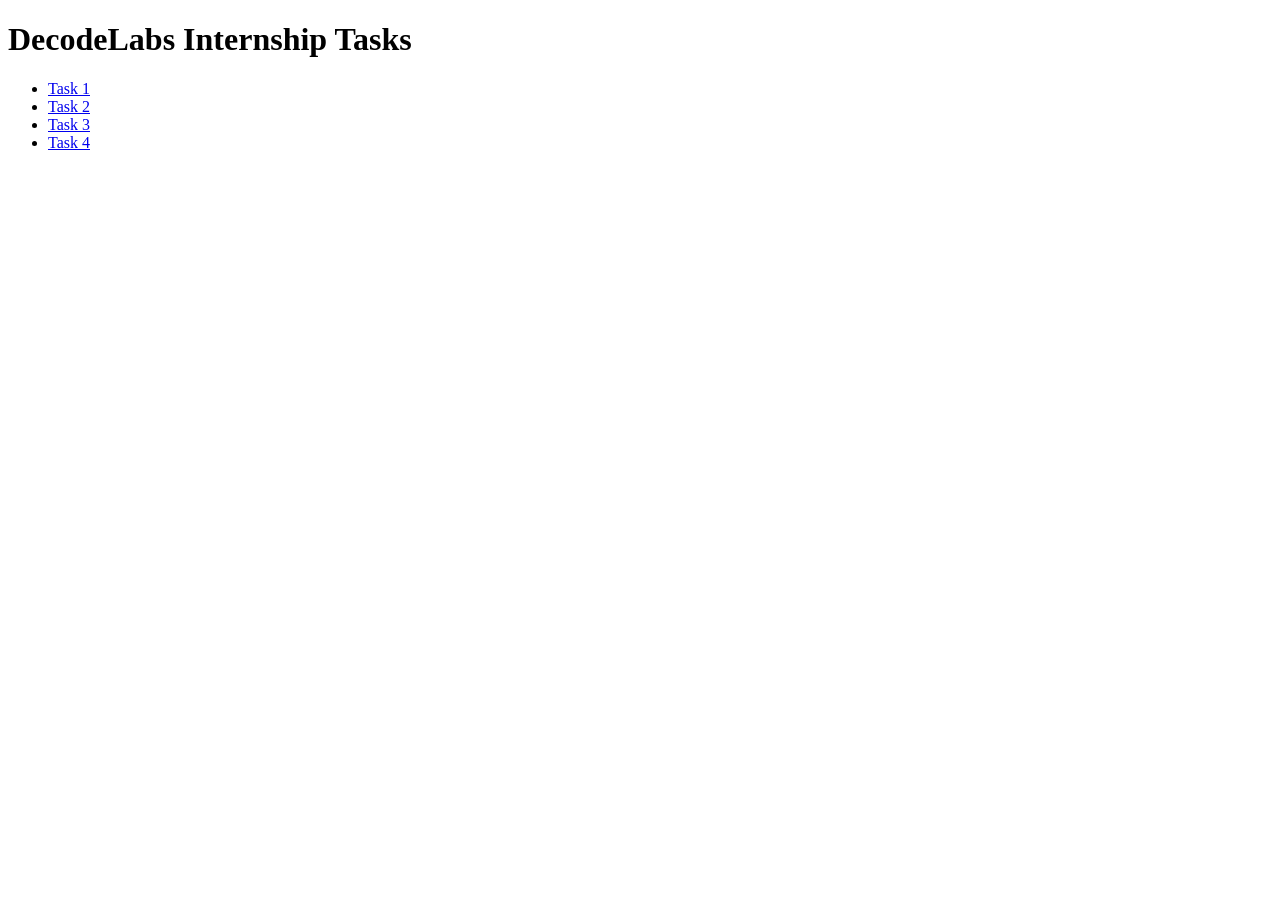
<file: index.html>
<!DOCTYPE html>
<html>
<head>
  <title>DecodeLabs Tasks</title>
</head>
<body>

<h1>DecodeLabs Internship Tasks</h1>

<ul>
  <li><a href="Task-1-Portfolio/">Task 1</a></li>
  <li><a href="Task-2-Restaurant-Website/">Task 2</a></li>
  <li><a href="Task-3-ToDo-App/">Task 3</a></li>
  <li><a href="Task-4-Form-validation/">Task 4</a></li>
</ul>

</body>
</html>
</file>
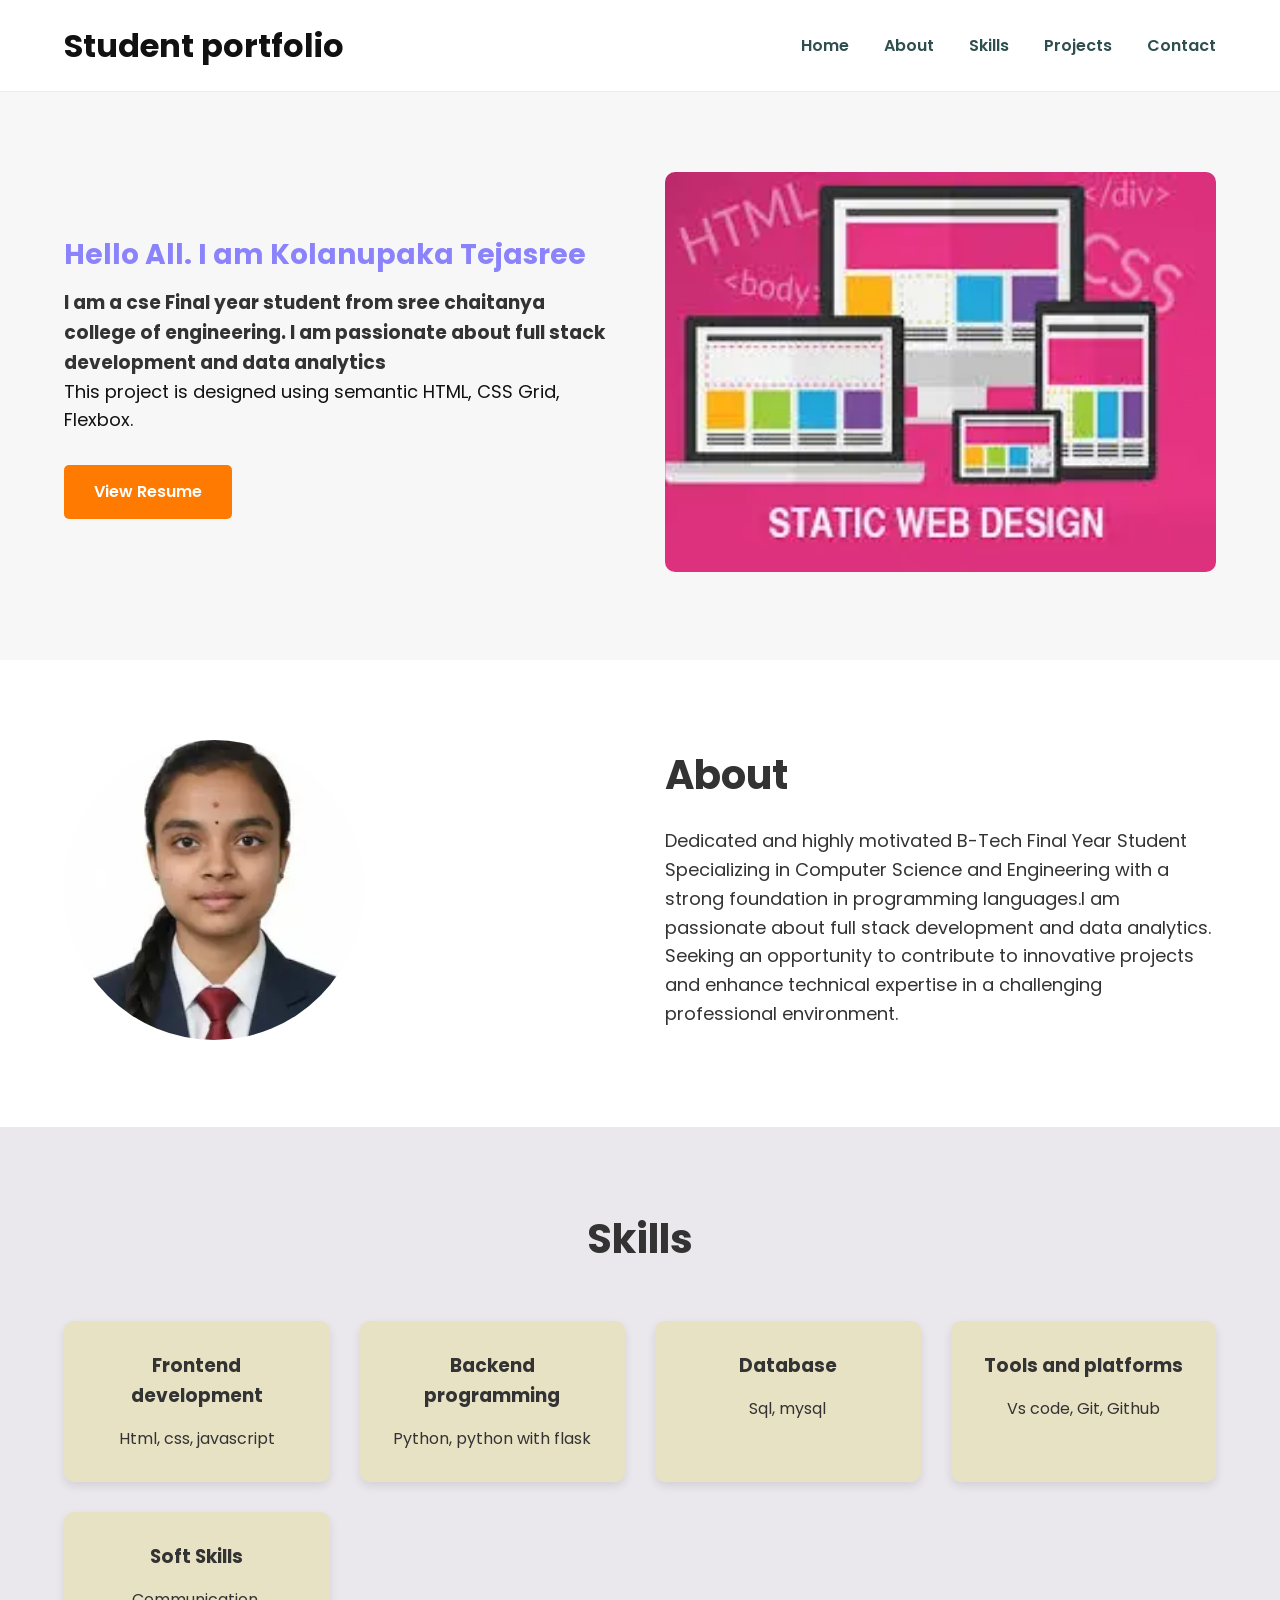
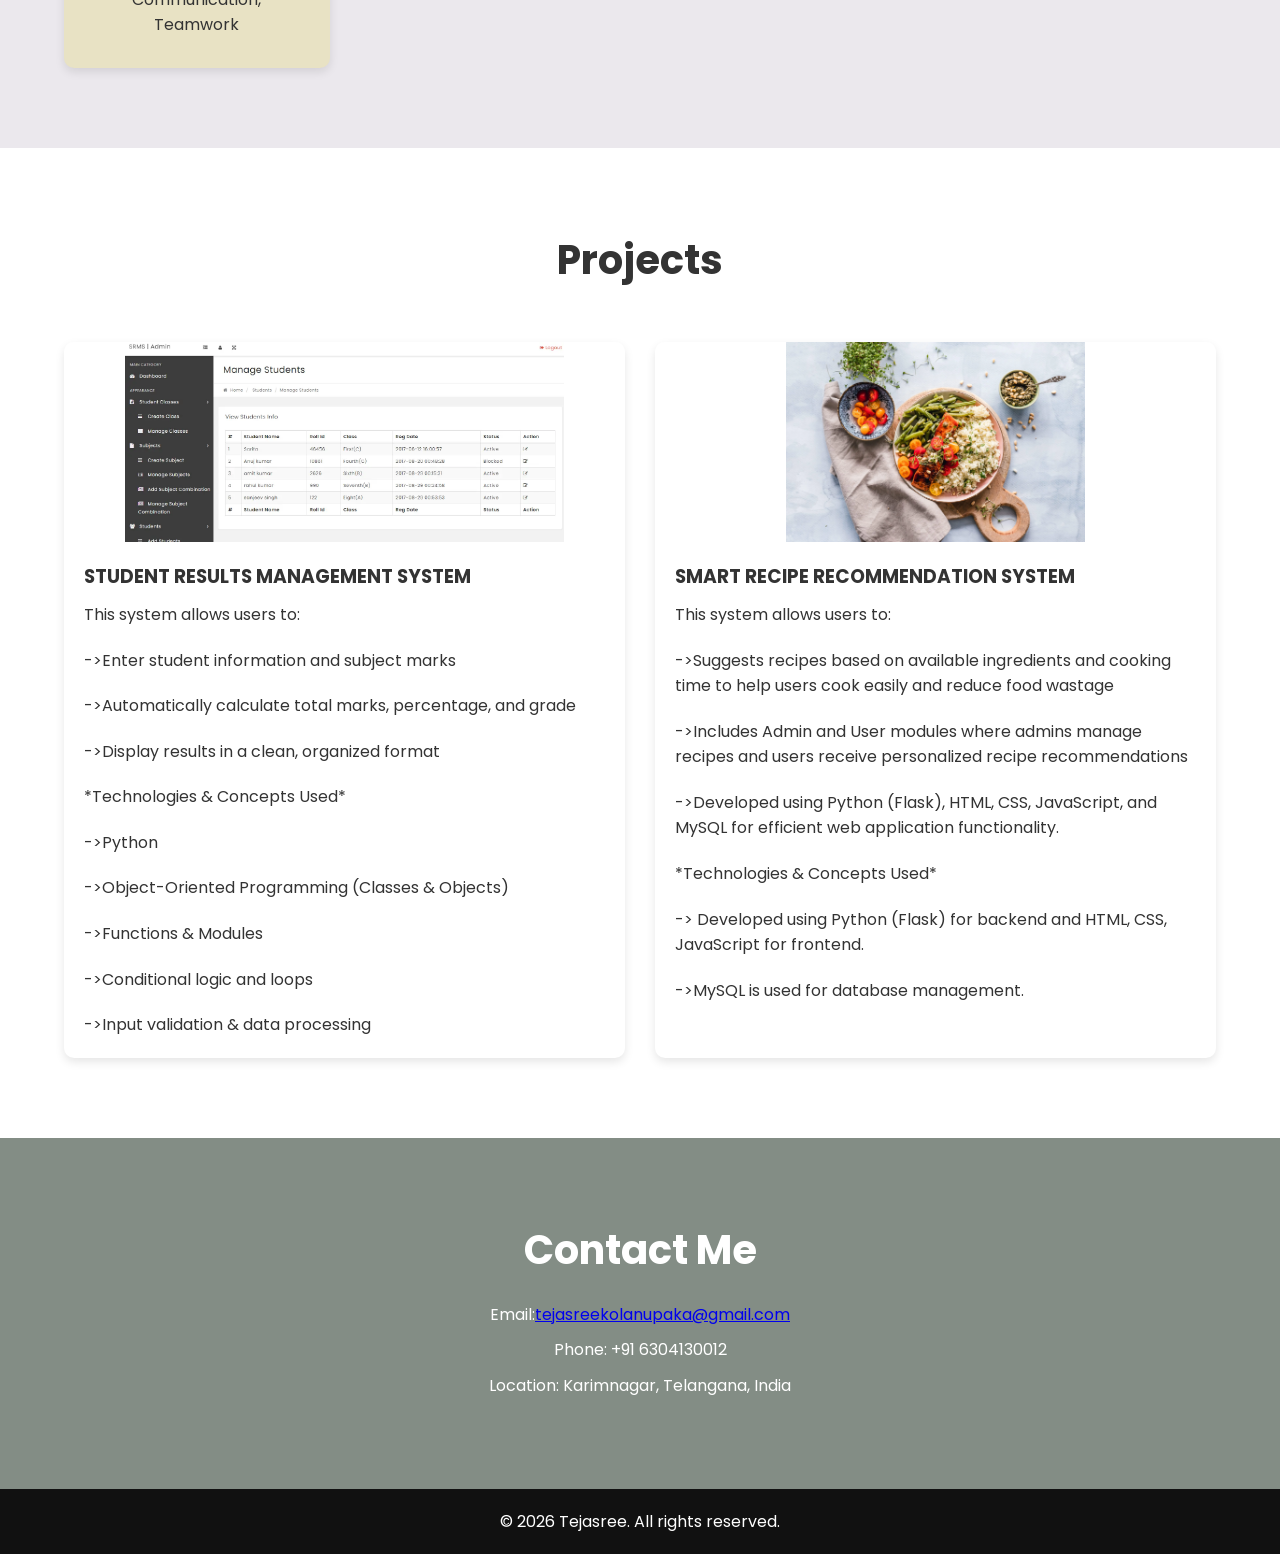
<file: Task-1-Student_Portfolio/index.html>
<!DOCTYPE html>
<html lang="en">

<head>

  <meta charset="UTF-8">
  <meta name="viewport" content="width=device-width, initial-scale=1.0">

  <title> Static Webpage</title>

  <!-- External CSS -->
  <link rel="stylesheet" href="style.css">

  <!-- Google Font -->
  <link rel="preconnect" href="https://fonts.googleapis.com">
  <link rel="preconnect" href="https://fonts.gstatic.com" crossorigin>

  <link
    href="https://fonts.googleapis.com/css2?family=Poppins:wght@300;400;500;600;700&display=swap"
    rel="stylesheet">

</head>

<body>

  <!-- HEADER -->
  <header class="header">

    <div class="container navbar">

      <h1 class="logo">Student portfolio</h1>

      <nav>

        <ul class="nav-links">

          <li><a href="#home">Home</a></li>
          <li><a href="#about">About</a></li>
          <li><a href="#skills">Skills</a></li>
          <li><a href="#projects">Projects</a></li>
          <li><a href="#contact">Contact</a></li>

        </ul>

      </nav>

    </div>

  </header>

  <!-- MAIN -->
  <main>

    <!-- HERO SECTION -->
    <section class="hero" id="home">

      <div class="container hero-container">

        <div class="hero-text">

          <h2>Hello All. I am Kolanupaka Tejasree</h2>

          <h3>I am a cse Final year student from sree chaitanya college of engineering. I am passionate about full stack development and data analytics </h3>

          <p>
            This project is designed using semantic HTML,
            CSS Grid, Flexbox.
          </p>

          <a href="Resumes/Resume.pdf" target="_blank" class="btn">
  View Resume
</a>


        </div>

        <div class="hero-image">

          <img
            src="images/static.webp"
            alt="Web Design"
            width="500"
            height="400">

        </div>

      </div>

    </section>

    <!-- ABOUT -->
    <section class="about" id="about">

      <div class="container about-container">

        <div class="about-image">

          <img
            src="images/i_50.webp"
            alt="About Image"
            width="400"
            height="500">

        </div>

        <div class="about-text">

          <h2>About</h2>

          <p>
            Dedicated and highly motivated B-Tech Final Year Student Specializing in Computer Science and
Engineering with a strong foundation in programming languages.I am passionate about full stack development and data analytics. Seeking an opportunity to
contribute to innovative projects and enhance technical expertise in a challenging professional
environment.
          </p>

        </div>

      </div>

    </section>

    <!-- SKILLS -->
    <section class="skills">

      <div class="container" id="skills">

        <h2 class="section-title">Skills</h2>

        <div class="skills-grid">

          <div class="card">

            <h3>Frontend development</h3>
            <p>Html, css, javascript</p>
            
          </div>

          <div class="card">

            <h3>Backend programming</h3>
            <p>Python, python with flask</p>

          </div>

          <div class="card">

            <h3>Database</h3>
            <p>Sql, mysql</p>

          </div>
          <div class="card">

            <h3>Tools and platforms</h3>
            <p>Vs code, Git, Github</p>

          </div>
          <div class="card">

            <h3>Soft Skills</h3>
            <p>Communication, Teamwork</p>

          </div>

        </div>

      </div>

    </section>

    <!-- PROJECTS -->
    <section class="projects" id="projects">

      <div class="container">

        <h2 class="section-title">Projects</h2>

        <div class="projects-grid">

          <div class="project-card">

            <img
              src="images/student.webp"alt="desc"width="300"
              height="200">

            <h3>STUDENT RESULTS MANAGEMENT SYSTEM</h3>

            <p>This system allows users to:</p>

<p>->Enter student information and subject marks</p>
<p>->Automatically calculate total marks, percentage, and grade</p>
<p>->Display results in a clean, organized format</p>

 <p>*Technologies & Concepts Used*</p>
<p>->Python</p>
<p>->Object-Oriented Programming (Classes & Objects)</p>
<p>->Functions & Modules</p>
<p>->Conditional logic and loops</p>
<p>->Input validation & data processing</p>

          </div>

          <div class="project-card">

            <img
              src="images/food.webp"alt="desc"width="300"
              height="200">

            <h3>SMART RECIPE RECOMMENDATION SYSTEM</h3>

            <p>
              This system allows users to:</p>

<p>->Suggests recipes based on available ingredients and cooking time to help users cook easily and reduce food wastage</p>

<p>->Includes Admin and User modules where admins manage recipes and users receive personalized recipe recommendations</p>

<p>->Developed using Python (Flask), HTML, CSS, JavaScript, and MySQL for efficient web application functionality.</p>

<p>*Technologies & Concepts Used*</p>
<p>-> Developed using Python (Flask) for backend and HTML, CSS, JavaScript for frontend.</p>
<p>->MySQL is used for database management.</p>


          </div>

        </div>

      </div>

    </section>

    <!-- CONTACT -->
    <section class="contact" id="contact">

      <div class="container">

        <h2>Contact Me</h2>

        <p>Email:<a href="mailto:tejasreekolanupaka@example.com">tejasreekolanupaka@gmail.com</a></p>

        <p>Phone: +91 6304130012</p>

        <p>Location: Karimnagar, Telangana, India</p>

      </div>

    </section>

  </main>

  <!-- FOOTER -->
  <footer class="footer">

    <div class="container">

      <p>
        © 2026 Tejasree. All rights reserved. 
      </p>

    </div>

  </footer>

</body>

</html>
</file>
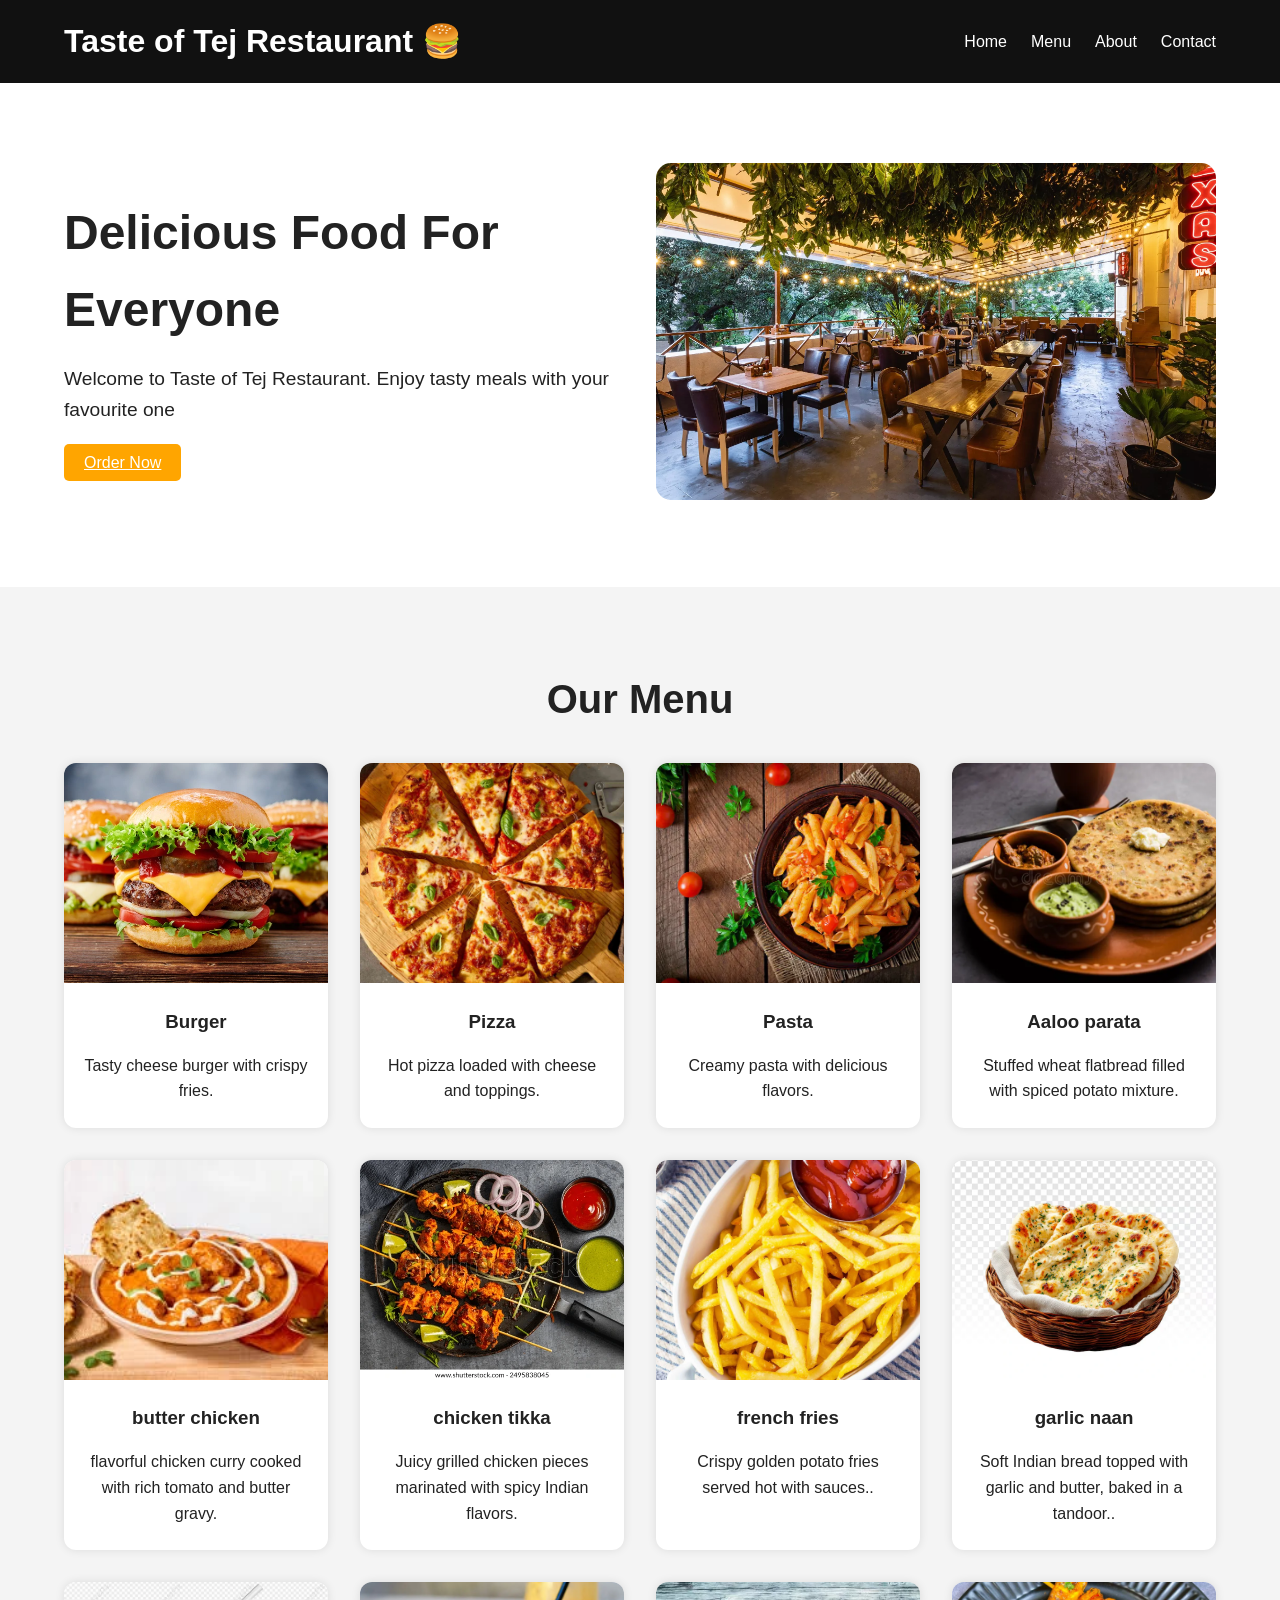
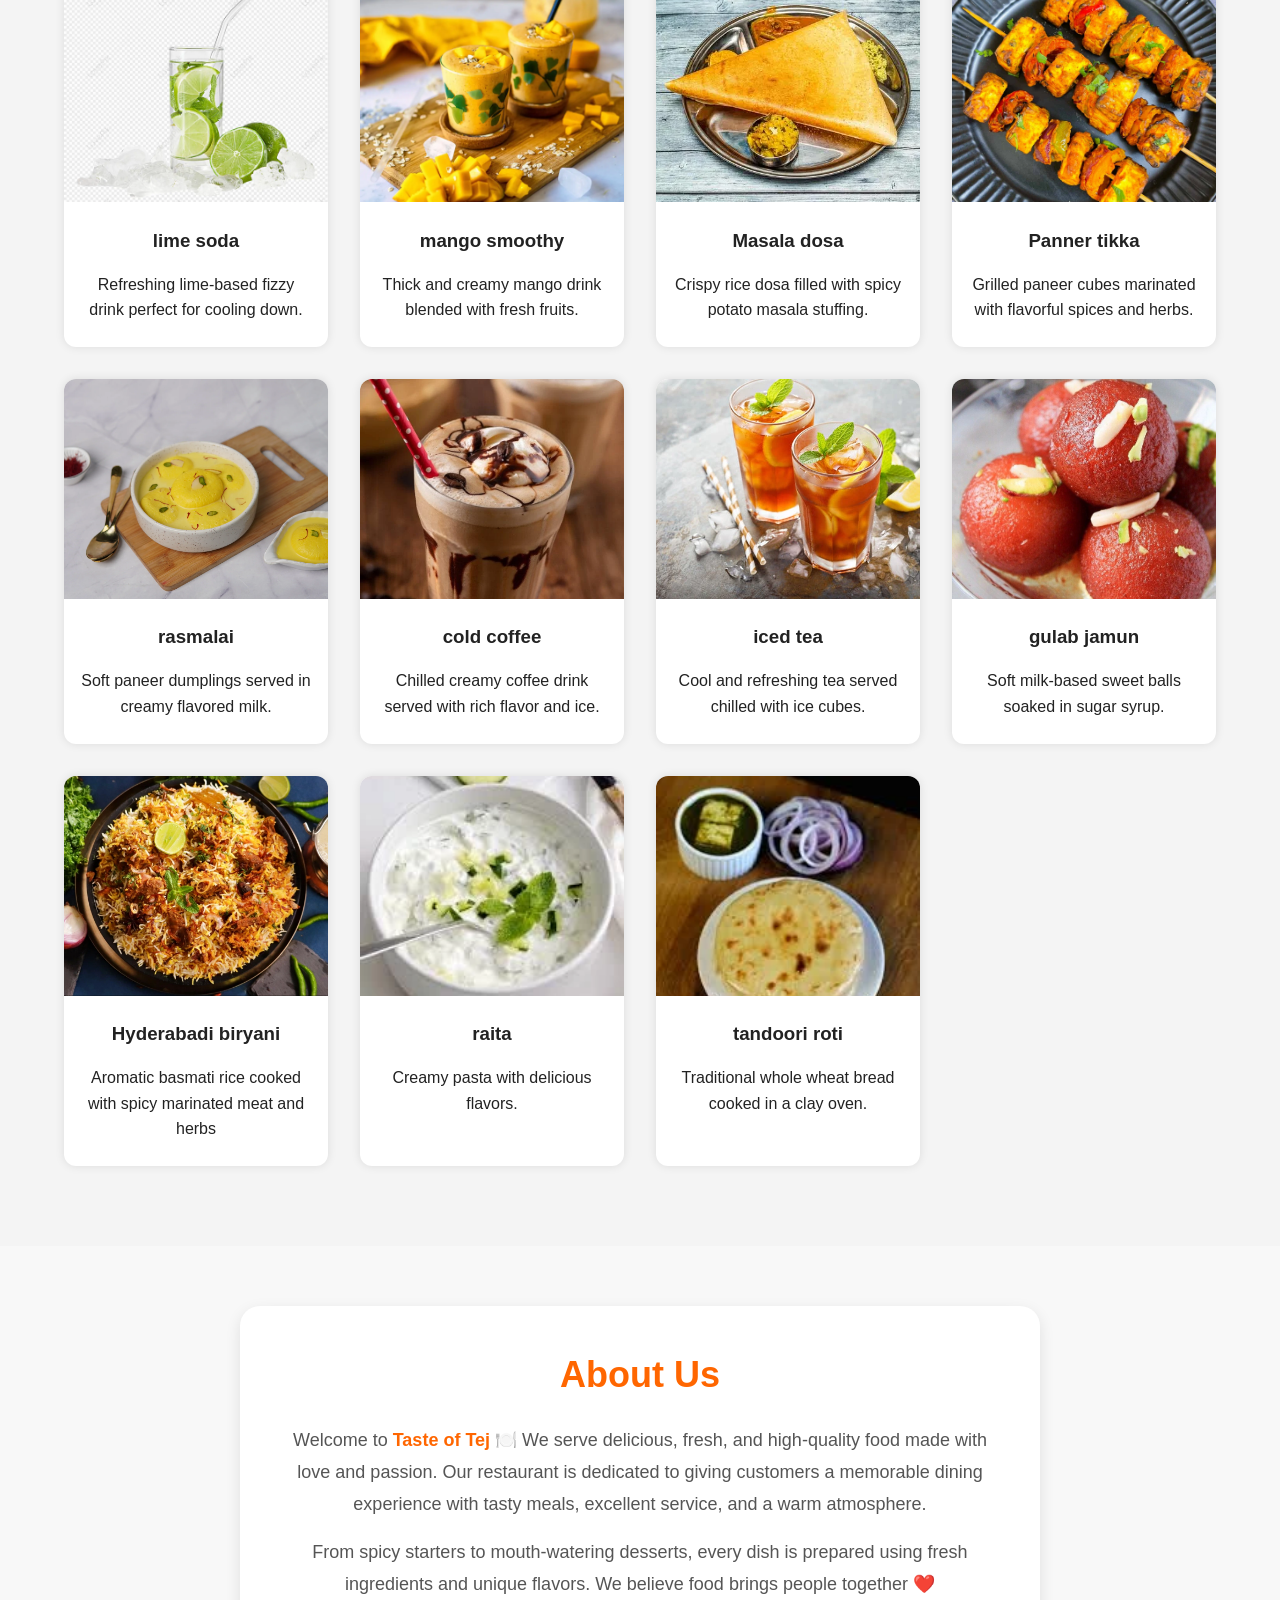
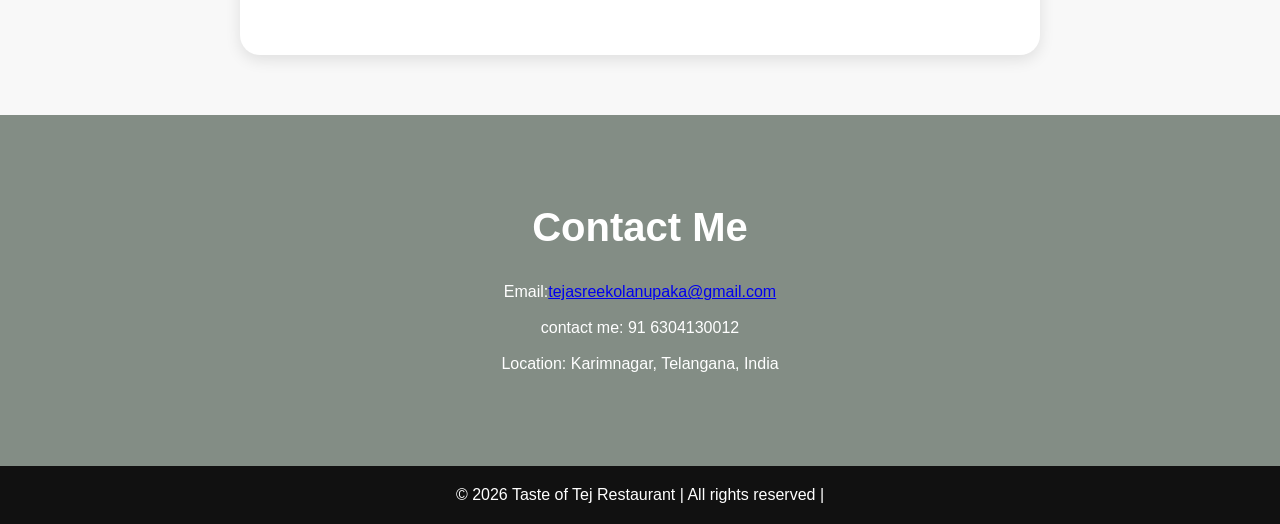
<file: Task-2-Restaurant_Website/index.html>
<!DOCTYPE html>
<html lang="en">

<head>

    <meta charset="UTF-8">

    <!-- Responsive Meta Tag -->
    <meta name="viewport" content="width=device-width, initial-scale=1.0">

    <title>Responsive Restaurant Website</title>

    <link rel="stylesheet" href="style.css">

</head>

<body>

    <!-- Navbar -->

    <header class="navbar">

        <div class="logo">
            Taste of Tej Restaurant 🍔
        </div>

        <nav>

            <ul class="nav-links">

                <li><a href="#home">Home</a></li>

                <li><a href="#menu">Menu</a></li>

                <li><a href="#about">About</a></li>

                <li><a href="#contact">Contact</a></li>

            </ul>

        </nav>

    </header>

    <!-- Hero Section -->

    <section class="hero" id="home">

        <div class="hero-text">

            <h1>Delicious Food For Everyone</h1>

            <p>
                Welcome to Taste of Tej Restaurant.
                Enjoy tasty meals with your favourite one
            </p>

            <a href="#menu" class="btn">Order Now</a>

        </div>

        <div class="hero-image">

            <img src="images/rest.webp" alt="Food Image">

        </div>

    </section>

    <!-- Menu Section -->

    <section class="menu" id="menu">

        <h2>Our Menu</h2>

        <div class="menu-grid">

            <div class="card">

                <img src="images/burger.webp" alt="Burger">

                <h3>Burger</h3>

                <p>Tasty cheese burger with crispy fries.</p>

            </div>

            <div class="card">

                <img src="images/pizza.webp" alt="Pizza">

                <h3>Pizza</h3>

                <p>Hot pizza loaded with cheese and toppings.</p>

            </div>

            <div class="card">

                <img src="images/pasta.webp" alt="Pasta">

                <h3>Pasta</h3>

                <p>Creamy pasta with delicious flavors.</p>

            </div>

            <div class="card">

                <img src="images/aaloo-parata.webp" alt="Pasta">

                <h3>Aaloo parata</h3>

                <p>Stuffed wheat flatbread filled with spiced potato mixture.</p>

            </div>

            <div class="card">

                <img src="images/butter-chicken.webp" alt="Pasta">

                <h3>butter chicken</h3>

                <p>flavorful chicken curry cooked with rich tomato and butter gravy.</p>

            </div>

            <div class="card">

                <img src="images/chicken-tikka.webp" alt="Pasta">

                <h3>chicken tikka</h3>

                <p>Juicy grilled chicken pieces marinated with spicy Indian flavors.</p>

            </div>

            <div class="card">

                <img src="images/french-fries.webp" alt="Pasta">

                <h3>french fries</h3>

                <p>Crispy golden potato fries served hot with sauces..</p>

            </div>

            <div class="card">

                <img src="images/garlic-naan.webp" alt="Pasta">

                <h3>garlic naan</h3>

                <p>Soft Indian bread topped with garlic and butter, baked in a tandoor..</p>

            </div>
            <div class="card">

                <img src="images/lime-soda.webp" alt="Pasta">

                <h3>lime soda</h3>

                <p>Refreshing lime-based fizzy drink perfect for cooling down.</p>

            </div>
            <div class="card">

                <img src="images/mango-smoothy.webp" alt="Pasta">

                <h3>mango smoothy</h3>

                <p>Thick and creamy mango drink blended with fresh fruits.</p>

            </div>

            <div class="card">

                <img src="images/masala-dosa.webp" alt="Pasta">

                <h3>Masala dosa</h3>

                <p>Crispy rice dosa filled with spicy potato masala stuffing.</p>

            </div>

            <div class="card">

                <img src="images/panner-tikka.webp" alt="Pasta">

                <h3>Panner tikka</h3>

                <p>Grilled paneer cubes marinated with flavorful spices and herbs.</p>

            </div>

            <div class="card">

                <img src="images/rasmalai.webp" alt="Pasta">

                <h3>rasmalai</h3>

                <p>Soft paneer dumplings served in creamy flavored milk.</p>

            </div>

             <div class="card">

                <img src="images/cold-coffee.webp" alt="Pasta">

                <h3>cold coffee</h3>

                <p>Chilled creamy coffee drink served with rich flavor and ice.</p>

            </div>

             <div class="card">

                <img src="images/iced-tea.webp" alt="Pasta">

                <h3>iced tea</h3>

                <p>Cool and refreshing tea served chilled with ice cubes.</p>

            </div>

             <div class="card">

                <img src="images/gulab-jamun.webp" alt="Pasta">

                <h3>gulab jamun</h3>

                <p>Soft milk-based sweet balls soaked in sugar syrup.</p>

            </div>

             <div class="card">

                <img src="images/hyderabadi-biryani.webp" alt="Pasta">

                <h3>Hyderabadi biryani</h3>

                <p>Aromatic basmati rice cooked with spicy marinated meat and herbs</p>

            </div>

             <div class="card">

                <img src="images/raita.webp" alt="Pasta">

                <h3>raita</h3>

                <p>Creamy pasta with delicious flavors.</p>

            </div>

             <div class="card">

                <img src="images/tandoori-roti.webp" alt="Pasta">

                <h3>tandoori roti</h3>

                <p>Traditional whole wheat bread cooked in a clay oven.</p>

            </div>

        </div>

    </section>

    <!-- About Section -->

    <section class="about" id="about">
    <div class="about-container">
        <h2>About Us</h2>

        <p>
            Welcome to <span>Taste of Tej</span> 🍽️  
            We serve delicious, fresh, and high-quality food made with love and passion.  
            Our restaurant is dedicated to giving customers a memorable dining experience 
            with tasty meals, excellent service, and a warm atmosphere.
        </p>

        <p>
            From spicy starters to mouth-watering desserts, every dish is prepared 
            using fresh ingredients and unique flavors. We believe food brings people together ❤️
        </p>
    </div>
</section>

    <!-- Contact Section -->
     <section class="contact" id="contact">
      <h2>Contact Me</h2>

      <p>Email:<a href="mailto: tejasreekolanupaka@gmail.com">tejasreekolanupaka@gmail.com</a></p>
      <p>contact me: 91 6304130012</p>
      <p>Location: Karimnagar, Telangana, India</p>
     </section>

    <!-- Footer -->

    <footer>

        <p>© 2026 Taste of Tej Restaurant | All rights reserved |</p>

    </footer>

</body>

</html>
</file>
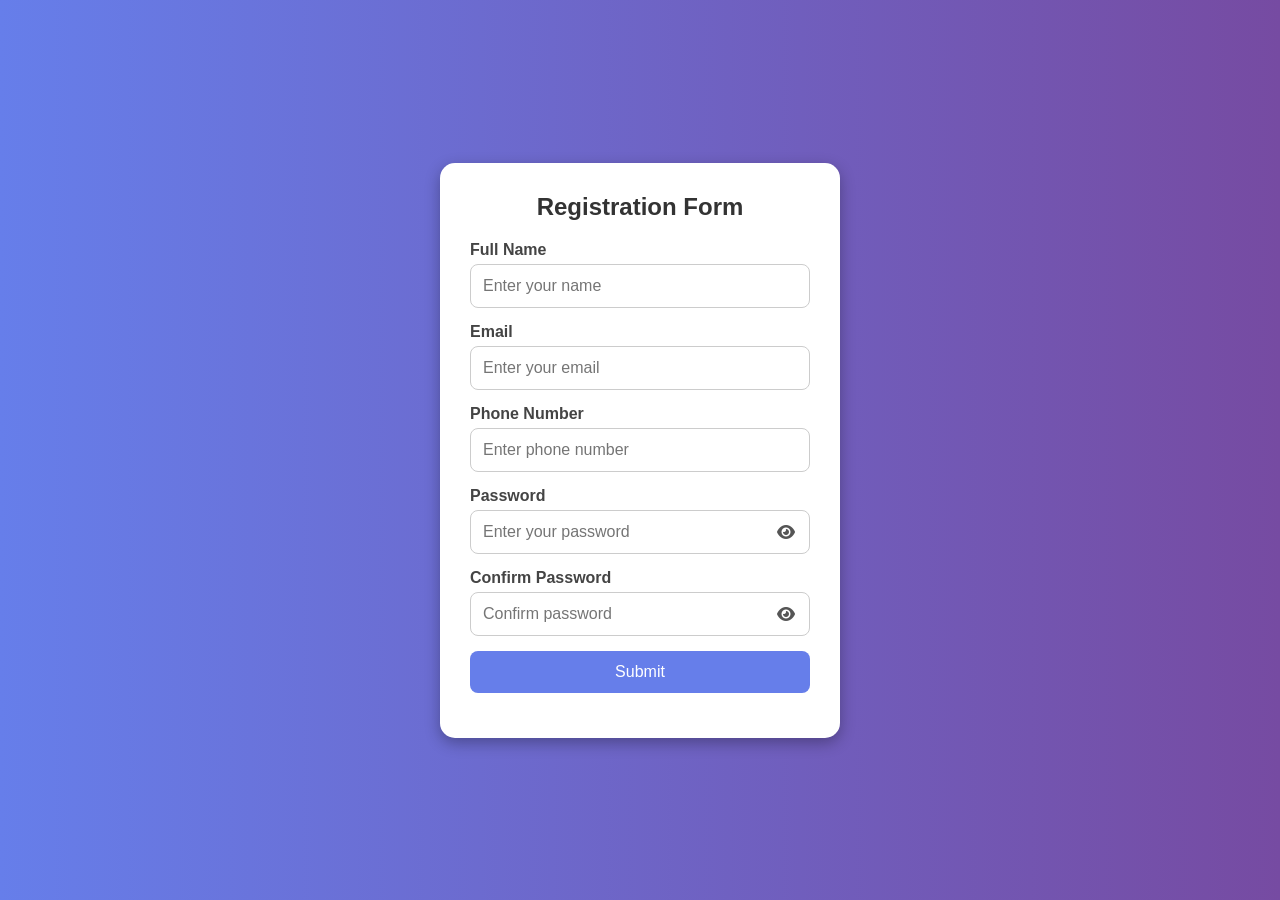
<file: Task-4-Form_validation/index.html>
<!DOCTYPE html>
<html lang="en">

<head>

  <meta charset="UTF-8">

  <meta
    name="viewport"
    content="width=device-width, initial-scale=1.0"
  >

  <title>Form Validation Project</title>

  <!-- CSS FILE -->

  <link rel="stylesheet" href="style.css">

  <!-- FONT AWESOME -->

  <link
    rel="stylesheet"
    href="https://cdnjs.cloudflare.com/ajax/libs/font-awesome/6.4.2/css/all.min.css"
  >

</head>

<body>

  <div class="container">

    <h2>Registration Form</h2>

    <form id="myForm">

      <!-- FULL NAME -->

      <div class="input-group">

        <label>Full Name</label>

        <input
          type="text"
          id="name"
          placeholder="Enter your name"
        >

        <div class="error" id="nameError"></div>

      </div>

      <!-- EMAIL -->

      <div class="input-group">

        <label>Email</label>

        <input
          type="email"
          id="email"
          placeholder="Enter your email"
        >

        <div class="error" id="emailError"></div>

      </div>

      <!-- PHONE -->

      <div class="input-group">

        <label>Phone Number</label>

        <input
          type="text"
          id="phone"
          placeholder="Enter phone number"
        >

        <div class="error" id="phoneError"></div>

      </div>

      <!-- PASSWORD -->

      <div class="input-group">

        <label>Password</label>

        <div class="password-box">

          <input
            type="password"
            id="password"
            placeholder="Enter your password"
          >

          <i
            class="fa-solid fa-eye"
            id="togglePassword"
          ></i>

        </div>

        <div class="error" id="passwordError"></div>

      </div>

      <!-- CONFIRM PASSWORD -->

      <div class="input-group">

        <label>Confirm Password</label>

        <div class="password-box">

          <input
            type="password"
            id="confirmPassword"
            placeholder="Confirm password"
          >

          <i
            class="fa-solid fa-eye"
            id="toggleConfirmPassword"
          ></i>

        </div>

        <div class="error" id="confirmError"></div>

      </div>

      <!-- BUTTON -->

      <button type="submit">Submit</button>

      <!-- SUCCESS MESSAGE -->

      <div class="success" id="successMessage"></div>

    </form>

  </div>

  <!-- JS FILE -->

  <script src="script.js"></script>

</body>
</html>
</file>
<file: Task-1-Student_Portfolio/style.css>
*{
    margin:0;
    padding:0;
    box-sizing:border-box;
}

/* BODY */

body{
    font-family:'Poppins', sans-serif;
    line-height:1.6;
    color:#333;
    background:#ffffff0c;
}

/* CONTAINER */

.container{
    width:90%;
    max-width:1200px;
    margin:auto;
}

/* HEADER */

.header{
    background:#ffffff;
    padding:20px 0;
    border-bottom:1px solid #eee;
}

/* NAVBAR */

.navbar{
    display:flex;
    justify-content:space-between;
    align-items:center;
}

/* LOGO */

.logo{
    font-size:32px;
    font-weight:700;
    color:#111;
}

/* NAV LINKS */

.nav-links{
    list-style:none;
    display:flex;
    gap:35px;
}

.nav-links a{
    text-decoration:none;
    color:#2f4f4f;
    font-weight:600;
    transition:0.3s;
}

.nav-links a:hover{
    color:#00ff95;
}

/* HERO SECTION */

.hero{
    padding:80px 0;
    background:#f7f7f7;
}

/* GRID FOR MACRO LAYOUT */

.hero-container{
    display:grid;
    grid-template-columns:repeat(2,1fr);
    gap:50px;
    align-items:center;
}

/* HERO TEXT */

.hero-text h2{
    font-size:28px;
    margin-bottom:10px;
    color:#1100ff78;
}

.hero-text h1{
    font-size:55px;
    margin-bottom:20px;
    color:#111;
}

.hero-text p{
    font-size:18px;
    margin-bottom:30px;
    color:#111;
}

/* BUTTON */

.btn{
    display:inline-block;
    padding:14px 30px;
    background:#ff7a00;
    color:white;
    text-decoration:none;
    border-radius:5px;
    font-weight:600;
    transition:0.3s;
}

.btn:hover{
    background:#e06700;
}

/* HERO IMAGE */

.hero-image img{
    width:100%;
    border-radius:10px;
    object-fit:cover;
}

/* ABOUT SECTION */

.about{
    padding:80px 0;
}

/* GRID */

.about-container{
    display:grid;
    grid-template-columns:repeat(2,1fr);
    gap:50px;
    align-items:center;
}

.about-image img{
    width:300px;
    height:300px;
    border-radius:50%;
    object-fit:cover;
}

.about-text h2{
    font-size:40px;
    margin-bottom:20px;
}

.about-text p{
    margin-bottom:15px;
    font-size:18px;
}

/* SECTION TITLES */

.section-title{
    text-align:center;
    font-size:40px;
    margin-bottom:50px;
}

/* SKILLS */

.skills{
    padding:80px 0;
    background:#ebe8ed;
}

/* GRID */

.skills-grid{
    display:grid;
    grid-template-columns:repeat(auto-fit,minmax(250px,1fr));
    gap:30px;
}

/* CARD */

.card{
    background:rgb(232, 226, 196);
    padding:30px;
    border-radius:10px;
    text-align:center;
    box-shadow:0 4px 10px rgba(0,0,0,0.1);
}


.card li{

  margin-bottom:8px;
}

.card h3{
    margin-bottom:15px;
}

/* PROJECTS */

.projects{
    padding:80px 0;
}

/* GRID */

.projects-grid{
    display:grid;
    grid-template-columns:repeat(auto-fit,minmax(280px,1fr));
    gap:30px;
}

/* PROJECT CARD */

.project-card{
    background:white;
    border-radius:10px;
    overflow:hidden;
    box-shadow:0 4px 10px rgba(0,0,0,0.1);
}

.project-card img{
    width:100%;
    max-height:220px;
    object-fit:contain;
    display:block;
    margin:auto;
    background:white;
}

.project-card h3{
    padding:20px 20px 10px;
}

.project-card p{
    padding:0 20px 20px;
}

/* CONTACT */

.contact{
    background:oklch(63.276% 0.01654 151.824);
    color:hsl(0, 0%, 100%);
    text-align:center;
    padding:80px 0;
}

.contact h2{
    margin-bottom:20px;
    font-size:40px;
}

.contact p{
    margin:10px 0;
    color:hsl(270, 100%, 100%);
}

/* FOOTER */

.footer{
    background:#111;
    color:white;
    text-align:center;
    padding:20px 0;
}

/* RESPONSIVE */

@media(max-width:768px){

    .navbar{
        flex-direction:column;
        gap:20px;
    }

    .nav-links{
        flex-wrap:wrap;
        justify-content:center;
    }

    .hero-container,
    .about-container{
        grid-template-columns:1fr;
        text-align:center;
    }

    .hero-text h1{
        font-size:40px;
    }

    .section-title{
        font-size:32px;
    }
}
</file>
<file: Task-2-Restaurant_Website/style.css>
*{
    margin:0;
    padding:0;
    box-sizing:border-box;
}

/* Body */

body{

    font-family:Arial, sans-serif;

    background:#f4f4f4;

    color:#222;

    line-height:1.6;
}

/* Navbar */

.navbar{

    display:flex;

    justify-content:space-between;

    align-items:center;

    padding:1rem 5%;

    background:#111;
}

.logo{

    color:white;

    font-size:2rem;

    font-weight:bold;
}

.nav-links{

    display:flex;

    list-style:none;

    gap:1.5rem;
}

.nav-links a{

    text-decoration:none;

    color:white;

    font-size:1rem;
}

/* Hero Section */

.hero{

    display:flex;

    justify-content:space-between;

    align-items:center;

    gap:2rem;

    padding:5rem 5%;

    background:white;
}

.hero-text{

    flex:1;
}

.hero-text h1{

    font-size:3rem;

    margin-bottom:1rem;
}

.hero-text p{

    font-size:1.2rem;

    margin-bottom:1.5rem;
}

.btn{

    padding:10px 20px;

    background:orange;

    color:white;

    border:none;

    border-radius:5px;

    cursor:pointer;
}


/* Hero Image */

.hero-image{

    flex:1;
}

.hero-image img{

    max-width:100%;

    height:auto;

    border-radius:15px;
}

/* Menu Section */

.menu{

    padding:5rem 5%;
}

.menu h2{

    text-align:center;

    margin-bottom:2rem;

    font-size:2.5rem;
}

/* CSS Grid */

.menu-grid{

    display:grid;

    grid-template-columns:
    repeat(auto-fit,minmax(250px,1fr));

    gap:2rem;
}

/* Cards */

.card{

    background:white;

    border-radius:12px;

    overflow:hidden;

    text-align:center;

    box-shadow:0 0 10px rgba(0,0,0,0.1);

    transition:0.3s;
}

.card:hover{

    transform:translateY(-5px);
}

.card img{

    width:100%;

    height:220px;

    object-fit:cover;
}

.card h3{

    margin:1rem 0;
}

.card p{

    padding:0 1rem 1.5rem;
}

/* About Section */

/* ABOUT SECTION */

#about{
    padding: 60px 20px;
    background: #f8f8f8;
    display: flex;
    justify-content: center;
}

.about-container{
    max-width: 800px;
    background: white;
    padding: 40px;
    border-radius: 20px;
    box-shadow: 0 5px 15px rgba(0,0,0,0.1);
    text-align: center;
}

.about-container h2{
    font-size: 36px;
    color: #ff6600;
    margin-bottom: 20px;
}

.about-container p{
    font-size: 18px;
    color: #555;
    line-height: 1.8;
    margin-bottom: 15px;
}

.about-container span{
    color: #ff6600;
    font-weight: bold;
}
.contact{
    background:oklch(63.276% 0.01654 151.824);
    color:hsl(0, 0%, 100%);
    text-align:center;
    padding:80px 0;
}

.contact h2{
    margin-bottom:20px;
    font-size:40px;
}

.contact p{
    margin:10px 0;
    color:hsl(270, 100%, 100%);
}

/* Footer */

footer{

    background:#111;

    color:white;

    text-align:center;

    padding:1rem;
}

/* Responsive Design */

@media(max-width:768px){

    .hero{

        flex-direction:column;

        text-align:center;
    }

    .navbar{

        flex-direction:column;

        gap:1rem;
    }

    .nav-links{

        flex-direction:column;

        align-items:center;
    }

    .hero-text h1{

        font-size:2rem;
    }

}
</file>
<file: Task-4-Form_validation/style.css>
*{
  margin:0;
  padding:0;
  box-sizing:border-box;
  font-family:Arial, Helvetica, sans-serif;
}

body{
  height:100vh;
  display:flex;
  justify-content:center;
  align-items:center;
  background:linear-gradient(to right,#667eea,#764ba2);
}

.container{
  width:400px;
  background:white;
  padding:30px;
  border-radius:15px;
  box-shadow:0 5px 15px rgba(0,0,0,0.3);
}

h2{
  text-align:center;
  margin-bottom:20px;
  color:#333;
}

.input-group{
  margin-bottom:15px;
}

label{
  display:block;
  margin-bottom:5px;
  font-weight:bold;
  color:#444;
}

input{
  width:100%;
  padding:12px;
  border:1px solid #ccc;
  border-radius:8px;
  font-size:16px;
}

input:focus{
  outline:none;
  border-color:#667eea;
}

.password-box{
  position:relative;
}

.password-box input{
  padding-right:45px;
}

.password-box i{
  position:absolute;
  right:15px;
  top:50%;
  transform:translateY(-50%);
  cursor:pointer;
  color:#555;
}

button{
  width:100%;
  padding:12px;
  background:#667eea;
  color:white;
  border:none;
  border-radius:8px;
  font-size:16px;
  cursor:pointer;
  transition:0.3s;
}

button:hover{
  background:#5a67d8;
}

.error{
  color:red;
  font-size:14px;
  margin-top:5px;
}

.success{
  color:green;
  text-align:center;
  margin-top:15px;
  font-weight:bold;
}
</file>
